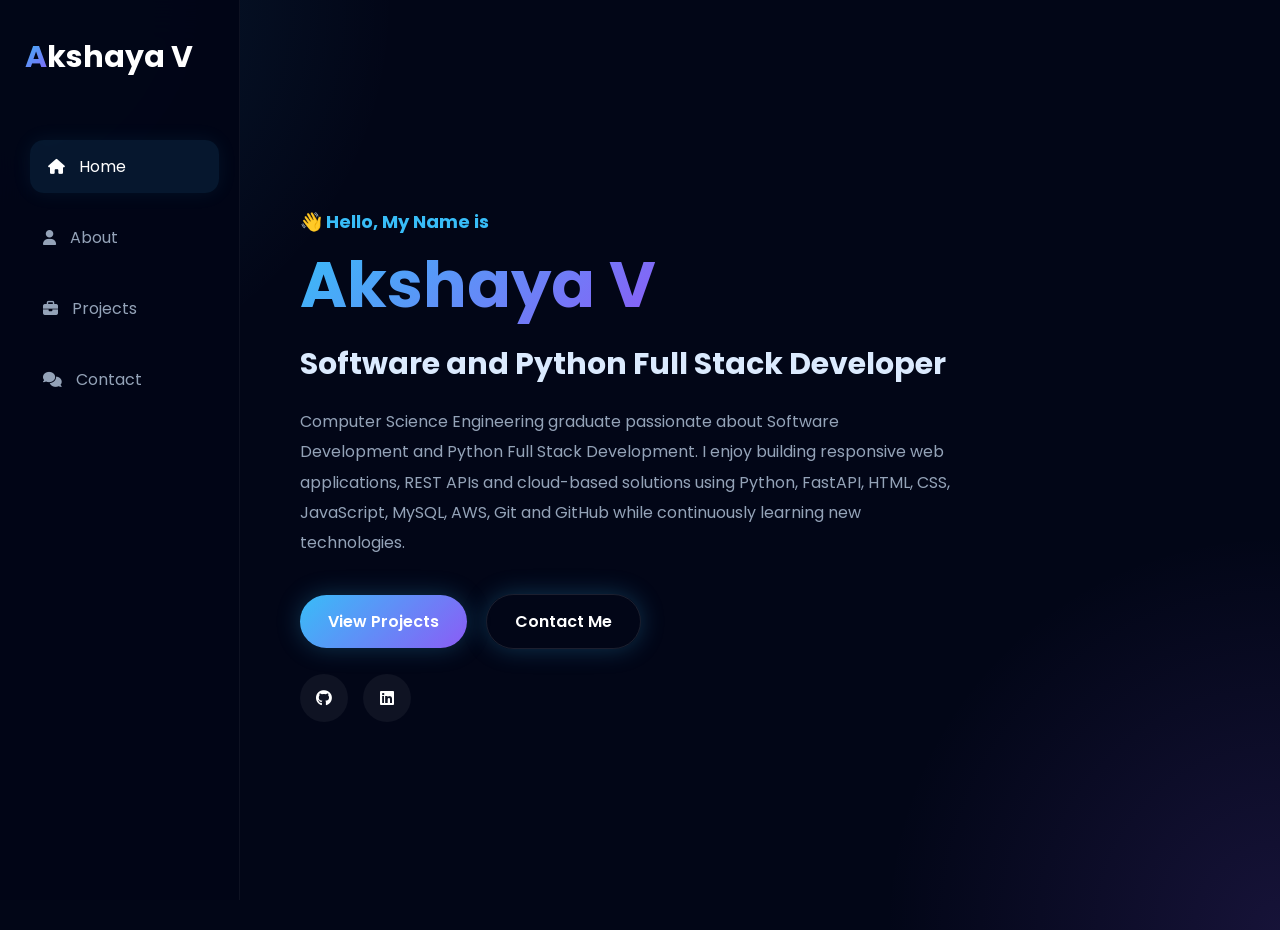
<file: index.html>
<!DOCTYPE html>
<html lang="en">

<head>

    <meta charset="UTF-8">
    <meta name="viewport" content="width=device-width, initial-scale=1.0">

    <title>Akshaya | Portfolio</title>

    <!-- CSS -->
    <link rel="stylesheet" href="style.css">

    <!-- Google Font -->
    <link href="https://fonts.googleapis.com/css2?family=Poppins:wght@300;400;500;600;700&display=swap" rel="stylesheet">

    <!-- Font Awesome -->
    <link rel="stylesheet"
    href="https://cdnjs.cloudflare.com/ajax/libs/font-awesome/6.7.2/css/all.min.css">

</head>

<body>

<div class="main-container">

    <!-- ================= SIDEBAR ================= -->

    <div class="aside">

        <div class="logo">
            <a href="index.html">
                <span>A</span>kshaya V
            </a>
        </div>

        <ul class="nav">

            <li>
                <a href="index.html" class="active">
                    <i class="fa fa-home"></i>
                    Home
                </a>
            </li>

            <li>
                <a href="about.html">
                    <i class="fa fa-user"></i>
                    About
                </a>
            </li>

            <li>
                <a href="projects.html">
                    <i class="fa fa-briefcase"></i>
                    Projects
                </a>
            </li>

            <li>
                <a href="contact.html">
                    <i class="fa fa-comments"></i>
                    Contact
                </a>
            </li>

        </ul>

    </div>

    <!-- ================= MAIN CONTENT ================= -->

    <div class="main-content">

        <section class="home">

            <div class="home-container">

                <!-- LEFT SIDE -->

                <div class="home-text">

                    <h4>👋 Hello, My Name is</h4>

                    <h1>
                        <span>Akshaya V</span>
                    </h1>

                    <h3>
                         Software and Python Full Stack Developer
                    </h3>

                    <p>

                        Computer Science Engineering graduate passionate about
                        Software Development and Python Full Stack Development.

                        I enjoy building responsive web applications,
                        REST APIs and cloud-based solutions using
                        Python, FastAPI, HTML, CSS, JavaScript,
                        MySQL, AWS, Git and GitHub while continuously
                        learning new technologies.

                    </p>

                    <div class="buttons">

                        <a href="projects.html" class="btn">
                            View Projects
                        </a>

                        <a href="contact.html" class="btn btn-outline">
                            Contact Me
                        </a>

   

                  
                    </div>

                    <!-- SOCIAL LINKS -->

                    <div class="social-links">

                        <a href="https://github.com/Akshaya-Veerappan"
                        target="_blank">

                            <i class="fab fa-github"></i>

                        </a>

                        <a href="https://www.linkedin.com/in/akshaya-veerappan"
                        target="_blank">

                            <i class="fab fa-linkedin"></i>

                        </a>

                    </div>

                </div>

                

            </div>

        </section>

    </div>

</div>

</body>
</html>
</file>
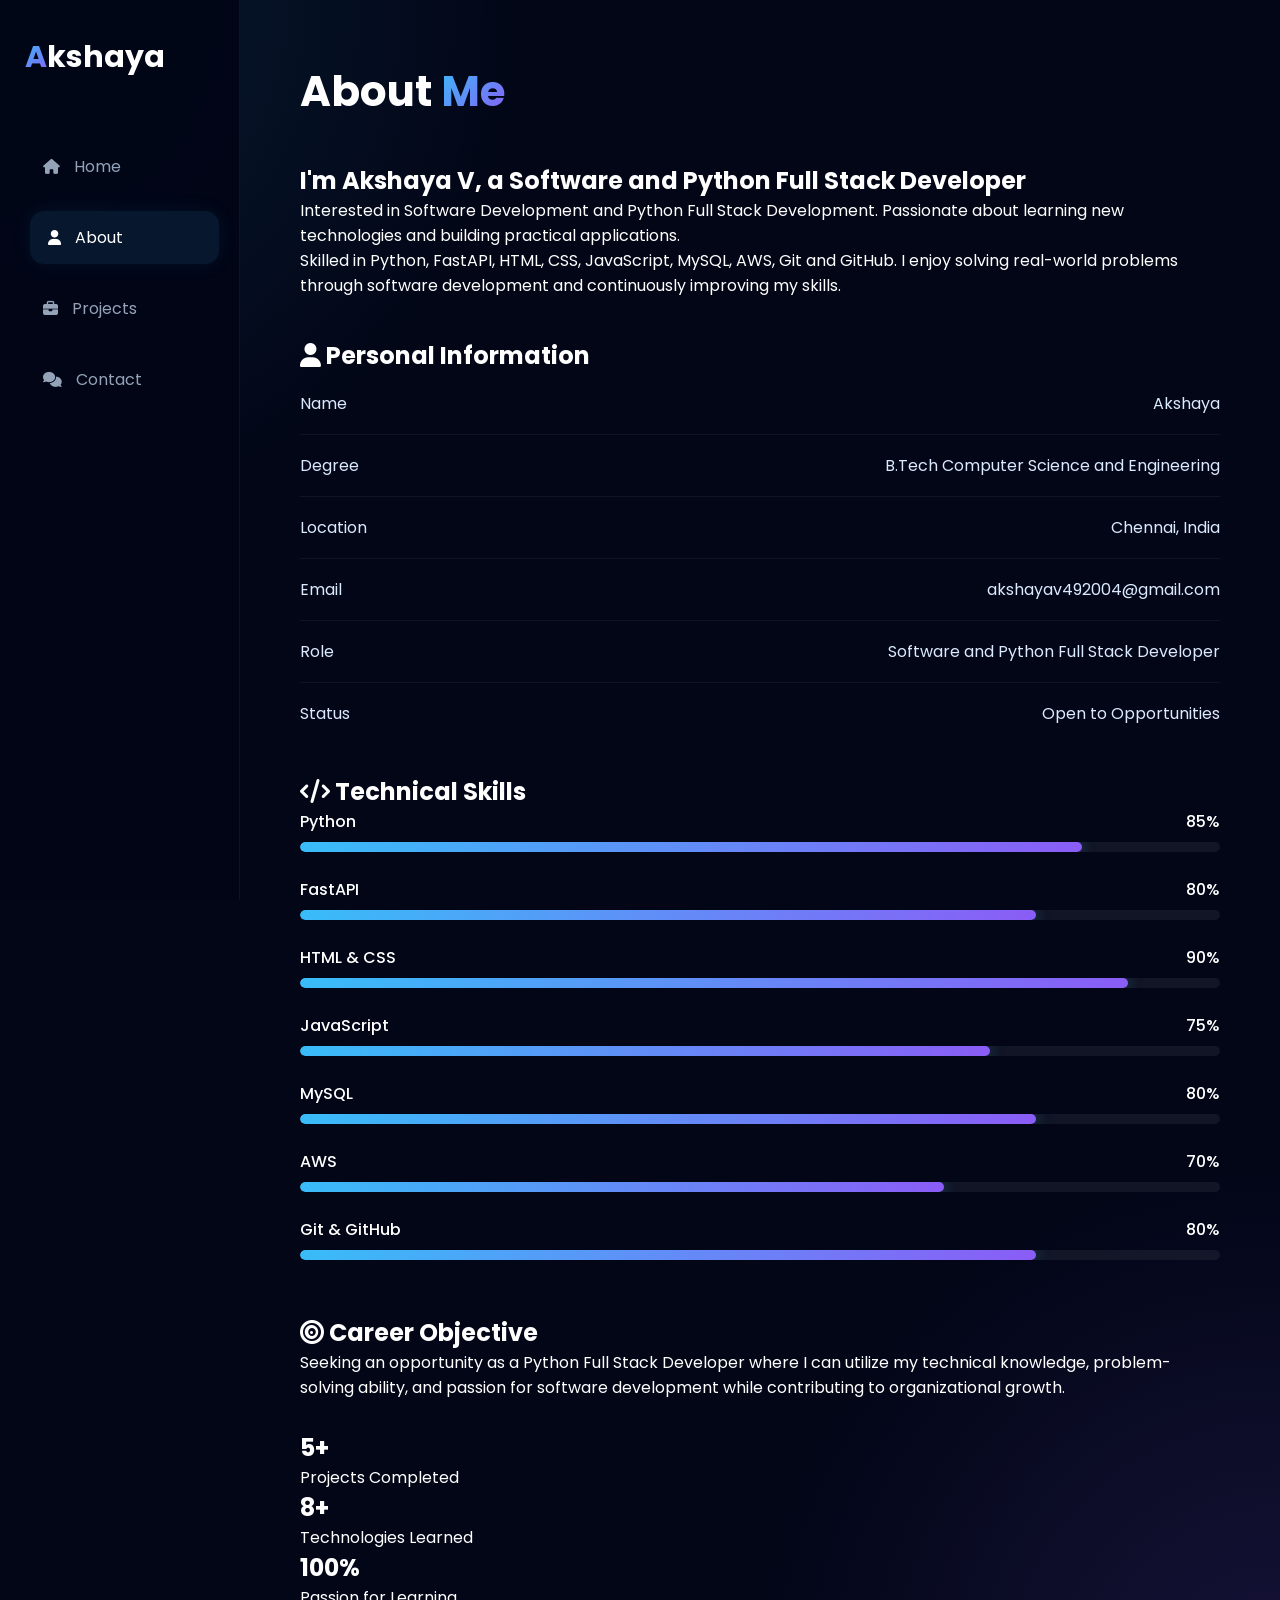
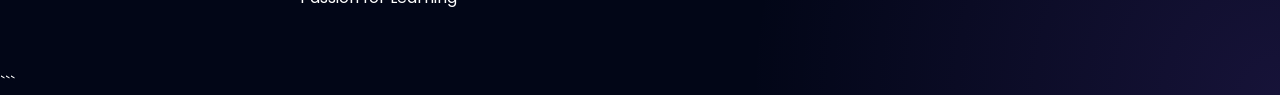
<file: about.html>
<!DOCTYPE html>
<html lang="en">

<head>

<meta charset="UTF-8">
<meta name="viewport" content="width=device-width, initial-scale=1.0">

<title>About | Akshaya</title>

<link rel="stylesheet" href="style.css">

<link href="https://fonts.googleapis.com/css2?family=Poppins:wght@300;400;500;600;700&display=swap"
rel="stylesheet">

<link rel="stylesheet"
href="https://cdnjs.cloudflare.com/ajax/libs/font-awesome/6.7.2/css/all.min.css">

</head>

<body>

<div class="main-container">

<!-- Sidebar -->

<div class="aside">

<div class="logo">
<a href="index.html">
<span>A</span>kshaya
</a>
</div>

<ul class="nav">

<li><a href="index.html"><i class="fa fa-home"></i> Home</a></li>

<li><a href="about.html" class="active"><i class="fa fa-user"></i> About</a></li>

<li><a href="projects.html"><i class="fa fa-briefcase"></i> Projects</a></li>

<li><a href="contact.html"><i class="fa fa-comments"></i> Contact</a></li>

</ul>

</div>

<!-- Main -->

<div class="main-content">

<section class="about-section">

<div class="section-title">
<h1>About <span>Me</span></h1>
</div>

<div class="about-heading">

<h2>I'm Akshaya V, a <span>Software and Python Full Stack Developer</span></h2>

<p>

Interested in Software Development and Python Full Stack Development.
Passionate about learning new technologies and building practical applications.

</p>

<p>

Skilled in Python, FastAPI, HTML, CSS, JavaScript, MySQL,
AWS, Git and GitHub. I enjoy solving real-world problems
through software development and continuously improving my skills.

</p>

</div>

<div class="about-grid">

<!-- Left Card -->

<div class="info-card">

<h2>
<i class="fa fa-user"></i>
Personal Information
</h2>

<div class="info-item">
<span>Name</span>
<p>Akshaya</p>
</div>

<div class="info-item">
<span>Degree</span>
<p>B.Tech Computer Science and Engineering</p>
</div>

<div class="info-item">
<span>Location</span>
<p>Chennai, India</p>
</div>

<div class="info-item">
<span>Email</span>
<p>akshayav492004@gmail.com</p>
</div>

<div class="info-item">
<span>Role</span>
<p>Software and Python Full Stack Developer</p>
</div>

<div class="info-item">
<span>Status</span>
<p>Open to Opportunities</p>
</div>

</div>

<!-- Right Card -->

<div class="skills-card">

<h2>

<i class="fa fa-code"></i>

Technical Skills

</h2>

<div class="skill-box">

    <div class="skill">

        <div class="skill-header">
            <span>Python</span>
            <span>85%</span>
        </div>
    
        <div class="progress">
            <div class="python-progress"></div>
        </div>
    
    </div>
    
    <div class="skill">
    
        <div class="skill-header">
            <span>FastAPI</span>
            <span>80%</span>
        </div>
    
        <div class="progress">
            <div class="fastapi-progress"></div>
        </div>
    
    </div>
    
    <div class="skill">
    
        <div class="skill-header">
            <span>HTML & CSS</span>
            <span>90%</span>
        </div>
    
        <div class="progress">
            <div class="html-progress"></div>
        </div>
    
    </div>
    
    <div class="skill">
    
        <div class="skill-header">
            <span>JavaScript</span>
            <span>75%</span>
        </div>
    
        <div class="progress">
            <div class="js-progress"></div>
        </div>
    
    </div>
    
    <div class="skill">
    
        <div class="skill-header">
            <span>MySQL</span>
            <span>80%</span>
        </div>
    
        <div class="progress">
            <div class="mysql-progress"></div>
        </div>
    
    </div>
    
    <div class="skill">
    
        <div class="skill-header">
            <span>AWS</span>
            <span>70%</span>
        </div>
    
        <div class="progress">
            <div class="aws-progress"></div>
        </div>
    
    </div>
    
    <div class="skill">
    
        <div class="skill-header">
            <span>Git & GitHub</span>
            <span>80%</span>
        </div>
    
        <div class="progress">
            <div class="git-progress"></div>
        </div>
    
    </div>

</div>

</div>

<!-- Career Objective -->

<div class="career-card">

<h2>
<i class="fa fa-bullseye"></i>
Career Objective
</h2>

<p>

Seeking an opportunity as a Python Full Stack Developer
where I can utilize my technical knowledge, problem-solving ability,
and passion for software development while contributing to organizational growth.

</p>

</div>

<!-- Statistics -->

<div class="stats-grid">

<div class="stat-box">

<h1>5+</h1>

<p>Projects Completed</p>

</div>

<div class="stat-box">

<h1>8+</h1>

<p>Technologies Learned</p>

</div>

<div class="stat-box">

<h1>100%</h1>

<p>Passion for Learning</p>

</div>

</div>

</section>

</div>

</div>

</body>

</html>
```
</file>
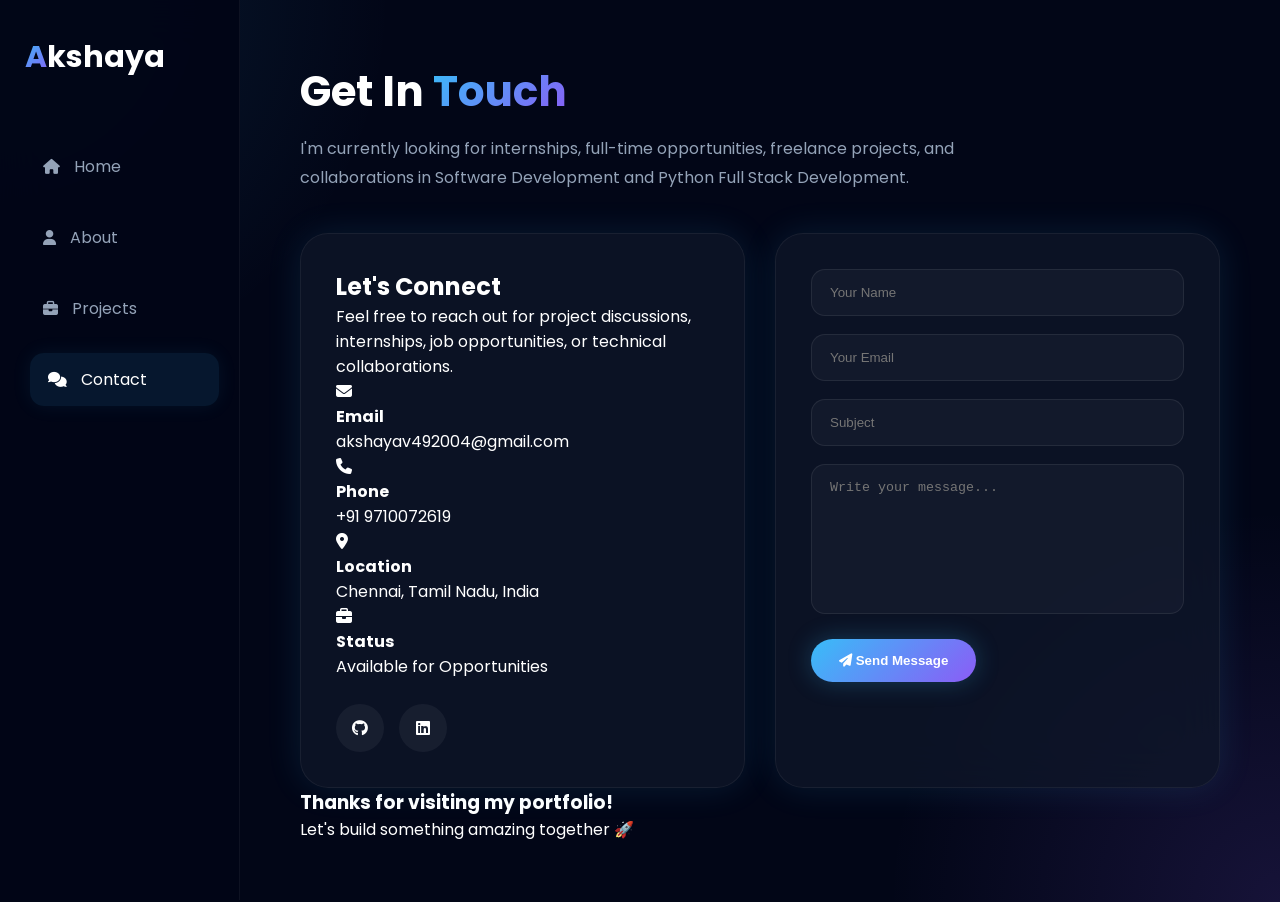
<file: contact.html>
<!DOCTYPE html>
<html lang="en">

<head>
    <meta charset="UTF-8">
    <meta name="viewport" content="width=device-width, initial-scale=1.0">
    <title>Contact | Akshaya V</title>

    <!-- CSS -->
    <link rel="stylesheet" href="style.css">

    <!-- Google Fonts -->
    <link href="https://fonts.googleapis.com/css2?family=Poppins:wght@300;400;500;600;700&display=swap"
        rel="stylesheet">

    <!-- Font Awesome -->
    <link rel="stylesheet"
        href="https://cdnjs.cloudflare.com/ajax/libs/font-awesome/6.7.2/css/all.min.css">
</head>

<body>

<div class="main-container">

    <!-- ================= SIDEBAR ================= -->

    <div class="aside">

        <div class="logo">
            <a href="index.html">
                <span>A</span>kshaya
            </a>
        </div>

        <ul class="nav">

            <li>
                <a href="index.html">
                    <i class="fa fa-home"></i> Home
                </a>
            </li>

            <li>
                <a href="about.html">
                    <i class="fa fa-user"></i> About
                </a>
            </li>

            <li>
                <a href="projects.html">
                    <i class="fa fa-briefcase"></i> Projects
                </a>
            </li>

            <li>
                <a href="contact.html" class="active">
                    <i class="fa fa-comments"></i> Contact
                </a>
            </li>

        </ul>

    </div>

    <!-- ================= MAIN CONTENT ================= -->

    <div class="main-content">

        <section class="contact-section">

            <div class="section-title">

                <h1>Get In <span>Touch</span></h1>

                <p>
                    I'm currently looking for internships, full-time opportunities,
                    freelance projects, and collaborations in Software Development
                    and Python Full Stack Development.
                </p>

            </div>

            <div class="contact-wrapper">

                <!-- ================= LEFT CARD ================= -->

                <div class="contact-info-card">

                    <h2>Let's Connect</h2>

                    <p>
                        Feel free to reach out for project discussions,
                        internships, job opportunities, or technical collaborations.
                    </p>

                    <div class="contact-item">

                        <i class="fa-solid fa-envelope"></i>

                        <div>

                            <h4>Email</h4>

                            <span>akshayav492004@gmail.com</span>

                        </div>

                    </div>

                    <div class="contact-item">

                        <i class="fa-solid fa-phone"></i>

                        <div>

                            <h4>Phone</h4>

                            <span>+91 9710072619</span>

                        </div>

                    </div>

                    <div class="contact-item">

                        <i class="fa-solid fa-location-dot"></i>

                        <div>

                            <h4>Location</h4>

                            <span>Chennai, Tamil Nadu, India</span>

                        </div>

                    </div>

                    <div class="contact-item">

                        <i class="fa-solid fa-briefcase"></i>

                        <div>

                            <h4>Status</h4>

                            <span>Available for Opportunities</span>

                        </div>

                    </div>

                    <!-- SOCIAL -->

                    <div class="social-links">

                        <a href="https://github.com/Akshaya-Veerappan" target="_blank">
                            <i class="fab fa-github"></i>
                        </a>

                        <a href="https://www.linkedin.com/in/akshaya-veerappan" target="_blank">
                            <i class="fab fa-linkedin"></i>
                        </a>

                    </div>

                </div>

                <!-- ================= RIGHT CARD ================= -->

                <div class="contact-form-card">

                
                    <form class="contact-form">

                        <input type="text" placeholder="Your Name" required>
                    
                        <input type="email" placeholder="Your Email" required>
                    
                        <input type="text" placeholder="Subject">
                    
                        <textarea placeholder="Write your message..." required></textarea>
                    
                        <button type="submit" class="btn">
                            <i class="fa fa-paper-plane"></i>
                            Send Message
                        </button>
                    
                    </form>


                </div>

            </div>

            <!-- ================= BOTTOM ================= -->

            <div class="contact-bottom">

                <h3>
                    Thanks for visiting my portfolio!
                </h3>

                <p>
                    Let's build something amazing together 🚀
                </p>

            </div>

        </section>

    </div>

</div>

</body>

</html>
</file>
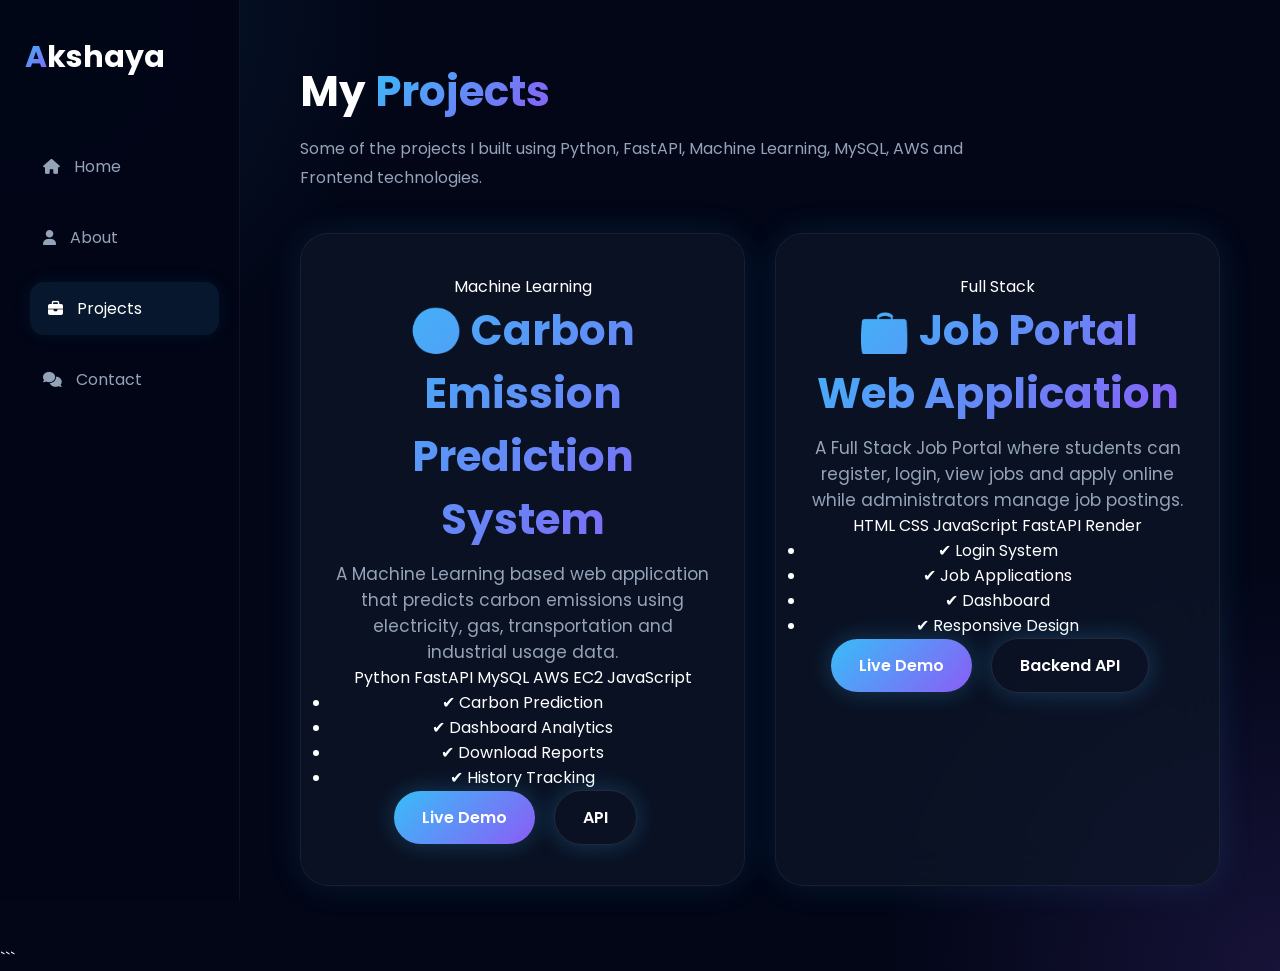
<file: projects.html>
<!DOCTYPE html>
<html lang="en">
<head>
<meta charset="UTF-8">
<meta name="viewport" content="width=device-width, initial-scale=1.0">
<title>Projects | Akshaya</title>

<link rel="stylesheet" href="style.css">

<link href="https://fonts.googleapis.com/css2?family=Poppins:wght@300;400;500;600;700&display=swap" rel="stylesheet">

<link rel="stylesheet"
href="https://cdnjs.cloudflare.com/ajax/libs/font-awesome/6.7.2/css/all.min.css">

</head>

<body>

<div class="main-container">

    <!-- Sidebar -->
    <div class="aside">

        <div class="logo">
            <a href="index.html"><span>A</span>kshaya</a>
        </div>

        <ul class="nav">

            <li>
                <a href="index.html">
                    <i class="fa fa-home"></i> Home
                </a>
            </li>

            <li>
                <a href="about.html">
                    <i class="fa fa-user"></i> About
                </a>
            </li>

            <li>
                <a href="projects.html" class="active">
                    <i class="fa fa-briefcase"></i> Projects
                </a>
            </li>

            <li>
                <a href="contact.html">
                    <i class="fa fa-comments"></i> Contact
                </a>
            </li>

        </ul>

    </div>

    <!-- Main Content -->
    <div class="main-content">

        <section class="projects-section">

            <div class="section-title">

                <h1>
                    My <span>Projects</span>
                </h1>

                <p>
                    Some of the projects I built using Python, FastAPI,
                    Machine Learning, MySQL, AWS and Frontend technologies.
                </p>

            </div>

            <div class="projects-grid">

                <!-- Project 1 -->

                <div class="project-card">

                    <span class="project-tag">
                        Machine Learning
                    </span>

                    <h2>
                        🌍 Carbon Emission Prediction System
                    </h2>

                    <p>

                        A Machine Learning based web application that predicts
                        carbon emissions using electricity, gas,
                        transportation and industrial usage data.

                    </p>

                    <div class="tech-stack">

                        <span>Python</span>
                        <span>FastAPI</span>
                        <span>MySQL</span>
                        <span>AWS EC2</span>
                        <span>JavaScript</span>

                    </div>

                    <ul class="project-features">

                        <li>✔ Carbon Prediction</li>
                        <li>✔ Dashboard Analytics</li>
                        <li>✔ Download Reports</li>
                        <li>✔ History Tracking</li>

                    </ul>

                    <div class="project-buttons">

                        <a href="http://100.30.205.192:5500"
                        target="_blank"
                        class="btn">

                            Live Demo

                        </a>

                        <a href="http://100.30.205.192:8000"
                        target="_blank"
                        class="btn btn-outline">

                            API

                        </a>

                    </div>

                </div>


                <!-- Project 2 -->

                <div class="project-card">

                    <span class="project-tag">
                        Full Stack
                    </span>

                    <h2>
                        💼 Job Portal Web Application
                    </h2>

                    <p>

                        A Full Stack Job Portal where students can register,
                        login, view jobs and apply online while
                        administrators manage job postings.

                    </p>

                    <div class="tech-stack">

                        <span>HTML</span>
                        <span>CSS</span>
                        <span>JavaScript</span>
                        <span>FastAPI</span>
                        <span>Render</span>

                    </div>

                    <ul class="project-features">

                        <li>✔ Login System</li>
                        <li>✔ Job Applications</li>
                        <li>✔ Dashboard</li>
                        <li>✔ Responsive Design</li>

                    </ul>

                    <div class="project-buttons">

                        <a href="https://job-portal-frontend-9et4.onrender.com/"
                        target="_blank"
                        class="btn">

                            Live Demo

                        </a>

                        <a href="https://jobportal-backend-uvgw.onrender.com/docs"
                        target="_blank"
                        class="btn btn-outline">

                            Backend API

                        </a>

                    </div>

                </div>

            </div>

        </section>

    </div>

</div>

</body>
</html>
```
</file>
<file: style.css>
@import url('https://fonts.googleapis.com/css2?family=Poppins:wght@300;400;500;600;700&display=swap');

/* =========================
   VARIABLES
========================= */

:root {

    --bg-main: #020617;
    --bg-card: rgba(15, 23, 42, 0.85);
    --bg-light: #111827;

    --accent: #8b5cf6;
    --accent-light: #38bdf8;
    --accent-dark: #7c3aed;

    --text-main: #ffffff;
    --text-light: #94a3b8;

    --gradient:
    linear-gradient(135deg, #38bdf8, #8b5cf6);

    --card-border:
    rgba(255,255,255,0.08);

    --shadow:
    0 0 35px rgba(56,189,248,0.12);
}

/* =========================
   RESET
========================= */

*{
    margin:0;
    padding:0;
    box-sizing:border-box;
}

/* =========================
   BODY
========================= */

body{

    font-family:'Poppins',sans-serif;

    background:
    radial-gradient(circle at top left,
    rgba(56,189,248,0.12),
    transparent 25%),

    radial-gradient(circle at bottom right,
    rgba(139,92,246,0.15),
    transparent 25%),

    #020617;

    color:var(--text-main);

    overflow-x:hidden;
}

/* =========================
   SCROLLBAR
========================= */

::-webkit-scrollbar{
    width:8px;
}

::-webkit-scrollbar-thumb{
    background:linear-gradient(180deg,#38bdf8,#8b5cf6);
    border-radius:20px;
}

/* =========================
   MAIN LAYOUT
========================= */

.main-container{
    display:flex;
}

/* =========================
   SIDEBAR
========================= */

.aside{

    width:240px;
    height:100vh;

    position:fixed;
    top:0;
    left:0;

    background:rgba(2,6,23,0.95);

    border-right:
    1px solid rgba(255,255,255,0.05);

    padding:35px 25px;

    backdrop-filter:blur(20px);

    z-index:1000;
}

/* LOGO */

.logo{
    margin-bottom:60px;
}

.logo a{

    color:white;

    text-decoration:none;

    font-size:30px;

    font-weight:700;
}

.logo span{

    background:linear-gradient(135deg,#38bdf8,#8b5cf6);

    -webkit-background-clip:text;

    -webkit-text-fill-color:transparent;
}

/* NAVIGATION */

.nav{
    list-style:none;
}

.nav li{
    margin-bottom:18px;
}

.nav a{

    text-decoration:none;

    color:var(--text-light);

    display:flex;

    align-items:center;

    gap:14px;

    padding:14px 18px;

    border-radius:14px;

    transition:0.3s ease;
}

.nav a:hover,
.nav a.active{

    background:
    rgba(56,189,248,0.1);

    color:white;

    transform:translateX(5px);

    box-shadow:
    0 0 20px rgba(56,189,248,0.08);
}

.nav i{
    font-size:15px;
}

/* =========================
   MAIN CONTENT
========================= */

.main-content{

    margin-left:240px;

    width:100%;

    padding:60px;
}

/* =========================
   SECTION TITLE
========================= */

.section-title{
    margin-bottom:40px;
}

.section-title h1,
.section-title h2{

    font-size:42px;

    margin-bottom:12px;

    font-weight:700;
}

.section-title h1 span,
.section-title h2 span{

    background:
    linear-gradient(135deg,#38bdf8,#8b5cf6);

    -webkit-background-clip:text;

    -webkit-text-fill-color:transparent;
}

.section-title p{

    color:var(--text-light);

    line-height:1.8;

    max-width:700px;
}

/* =========================
   HOME
========================= */

.home-container{

    min-height:90vh;

    display:flex;

    align-items:center;

    justify-content:space-between;

    gap:50px;
}

.home-text{
    max-width:650px;
}

.home-text h4{

    color:#38bdf8;

    margin-bottom:12px;

    font-size:18px;
}

.home-text h1{

    font-size:64px;

    line-height:1.2;

    margin-bottom:18px;
}

.home-text h1 span{

    background:
    linear-gradient(135deg,#38bdf8,#8b5cf6);

    -webkit-background-clip:text;

    -webkit-text-fill-color:transparent;
}

.home-text h3{

    font-size:30px;

    margin-bottom:20px;

    color:#dbeafe;
}

.home-text p{

    color:var(--text-light);

    line-height:1.9;

    margin-bottom:35px;

    font-size:16px;
}

/* IMAGE */

.home-image img{

    width:350px;

    border-radius:30px;

    border:
    1px solid rgba(255,255,255,0.08);

    box-shadow:
    0 0 45px rgba(56,189,248,0.18);
}

/* =========================
   BUTTONS
========================= */

.buttons{
    margin-top:20px;
}

.btn{

    display:inline-block;

    padding:14px 28px;

    border-radius:40px;

    text-decoration:none;

    color:white;

    font-weight:600;

    background:
    linear-gradient(135deg,#38bdf8,#8b5cf6);

    transition:0.4s ease;

    margin-right:15px;

    border:none;

    box-shadow:
    0 0 25px rgba(56,189,248,0.25);
}

.btn:hover{

    transform:
    translateY(-5px);

    box-shadow:
    0 0 35px rgba(56,189,248,0.4);
}

.btn-outline{

    background:transparent;

    border:
    1px solid rgba(255,255,255,0.1);
}

/* =========================
   ABOUT SECTION
========================= */

.about-text{
    margin-bottom:40px;
}

.about-text h3{

    font-size:40px;

    margin-bottom:18px;
}

.about-text h3 span{

    background:
    linear-gradient(135deg,#38bdf8,#8b5cf6);

    -webkit-background-clip:text;

    -webkit-text-fill-color:transparent;
}

.about-text p{

    color:var(--text-light);

    line-height:2;

    margin-bottom:18px;

    max-width:1000px;
}

/* =========================
   ABOUT GRID
========================= */

.about-grid{

    display:grid;

    grid-template-columns:
    repeat(auto-fit,minmax(450px,1fr));

    gap:30px;

    margin-top:40px;
}

/* =========================
   CARDS
========================= */

.info-box,
.skills-box,
.project-card{

    background:
    rgba(15,23,42,0.7);

    border:
    1px solid rgba(255,255,255,0.06);

    backdrop-filter:blur(25px);

    border-radius:28px;

    padding:35px;

    box-shadow:var(--shadow);

    transition:0.4s ease;
}

.info-box:hover,
.skills-box:hover,
.project-card:hover{

    transform:
    translateY(-8px);

    border-color:
    rgba(56,189,248,0.2);
}

/* =========================
   CARD TITLES
========================= */

.info-box h4,
.skills-box h4{

    font-size:30px;

    margin-bottom:30px;

    display:flex;

    align-items:center;

    gap:15px;
}

.info-box h4 i,
.skills-box h4 i{

    width:55px;
    height:55px;

    display:flex;

    align-items:center;

    justify-content:center;

    border-radius:50%;

    background:
    rgba(139,92,246,0.15);

    color:#8b5cf6;
}

/* =========================
   INFO ITEMS
========================= */

.info-item{

    display:flex;

    justify-content:space-between;

    align-items:center;

    padding:18px 0;

    border-bottom:
    1px solid rgba(255,255,255,0.05);

    color:#dbeafe;
}

.info-item:last-child{
    border-bottom:none;
}

/* =========================
   SKILLS
========================= */

.skill{
    margin-bottom:25px;
}

.skill-header{
    display:flex;
    justify-content:space-between;
    align-items:center;
    margin-bottom:8px;
    font-size:16px;
    font-weight:500;
}

.skill-header span{
    color:#ffffff;
}

/* Progress Background */

.progress{
    width:100%;
    height:10px;
    background:#1e293b;
    border-radius:50px;
    overflow:hidden;
}

/* Filled Bar */

.progress div{
    height:100%;
    border-radius:50px;
    animation:fillBar 2s ease;
}

/* Individual Colors */

.python-progress{
    width:85%;
    background:linear-gradient(90deg,#ffd43b,#3776ab);
}

.fastapi-progress{
    width:80%;
    background:linear-gradient(90deg,#00c16e,#00ff99);
}

.html-progress{
    width:90%;
    background:linear-gradient(90deg,#ff5722,#ff9800);
}

.css-progress{
    width:85%;
    background:linear-gradient(90deg,#2196f3,#00bcd4);
}

.js-progress{
    width:75%;
    background:linear-gradient(90deg,#ffd600,#ffb300);
}

.mysql-progress{
    width:80%;
    background:linear-gradient(90deg,#00758f,#00a4d6);
}

.aws-progress{
    width:70%;
    background:linear-gradient(90deg,#ff9900,#ffb84d);
}

.git-progress{
    width:80%;
    background:linear-gradient(90deg,#f1502f,#ff6b4a);
}

/* Animation */

@keyframes fillBar{
    from{
        width:0;
    }
}

/* PROGRESS */

.progress{

    width:100%;

    height:10px;

    background:
    rgba(255,255,255,0.06);

    border-radius:20px;

    overflow:hidden;
}

.progress div{

    height:100%;

    border-radius:20px;

    background:
    linear-gradient(135deg,#38bdf8,#8b5cf6);

    box-shadow:
    0 0 15px rgba(56,189,248,0.4);
}

/* =========================
   PROJECT GRID
========================= */

.projects-grid{

    display:grid;

    grid-template-columns:
    repeat(auto-fit,minmax(280px,1fr));

    gap:30px;

    margin-top:35px;
}

/* PROJECT CARD */

.project-card{

    text-align:center;

    padding:40px 30px;
}

.project-card h2{

    font-size:42px;

    margin-bottom:10px;

    background:
    linear-gradient(135deg,#38bdf8,#8b5cf6);

    -webkit-background-clip:text;

    -webkit-text-fill-color:transparent;
}

.project-card p{

    color:var(--text-light);

    font-size:17px;
}

/* =========================
   CONTACT
========================= */

.contact-wrapper{

    display:grid;

    grid-template-columns:
    repeat(auto-fit,minmax(350px,1fr));

    gap:30px;
}

.contact-info-card,
.contact-form-card{

    background:
    rgba(15,23,42,0.75);

    border:
    1px solid rgba(255,255,255,0.06);

    border-radius:28px;

    padding:35px;

    backdrop-filter:blur(25px);

    box-shadow:var(--shadow);
}

/* CONTACT INFO */

.contact-info .info-item{

    display:flex;

    align-items:center;

    gap:18px;

    margin-bottom:25px;

    border:none;
}

.contact-info i{

    width:50px;
    height:50px;

    border-radius:50%;

    display:flex;

    align-items:center;

    justify-content:center;

    background:
    rgba(56,189,248,0.1);

    color:#38bdf8;
}

/* FORM */

.contact-form input,
.contact-form textarea{

    width:100%;

    padding:15px 18px;

    margin-bottom:18px;

    border-radius:14px;

    border:
    1px solid rgba(255,255,255,0.08);

    background:
    rgba(255,255,255,0.03);

    color:white;

    outline:none;

    transition:0.3s;
}

.contact-form textarea{

    min-height:150px;

    resize:none;
}

.contact-form input:focus,
.contact-form textarea:focus{

    border-color:#38bdf8;

    box-shadow:
    0 0 15px rgba(56,189,248,0.2);
}

/* =========================
   SOCIAL LINKS
========================= */

.social-links{

    display:flex;

    gap:15px;

    margin-top:25px;
}

.social-links a{

    width:48px;
    height:48px;

    display:flex;

    align-items:center;

    justify-content:center;

    border-radius:50%;

    background:
    rgba(255,255,255,0.05);

    color:white;

    text-decoration:none;

    transition:0.3s;
}

.social-links a:hover{

    background:
    linear-gradient(135deg,#38bdf8,#8b5cf6);

    transform:
    translateY(-5px);
}

/* =========================
   RESPONSIVE
========================= */

@media(max-width:991px){

    .aside{
        display:none;
    }

    .main-content{
        margin-left:0;
    }

    .home-container{
        flex-direction:column;
        text-align:center;
    }

    .home-image img{
        margin-top:40px;
    }
}

@media(max-width:768px){

    .main-content{
        padding:25px;
    }

    .home-text h1{
        font-size:44px;
    }

    .home-text h3{
        font-size:24px;
    }

    .about-grid{
        grid-template-columns:1fr;
    }

    .projects-grid{
        grid-template-columns:1fr;
    }

    .info-box,
    .skills-box,
    .project-card{
        padding:25px;
    }
}
</file>
